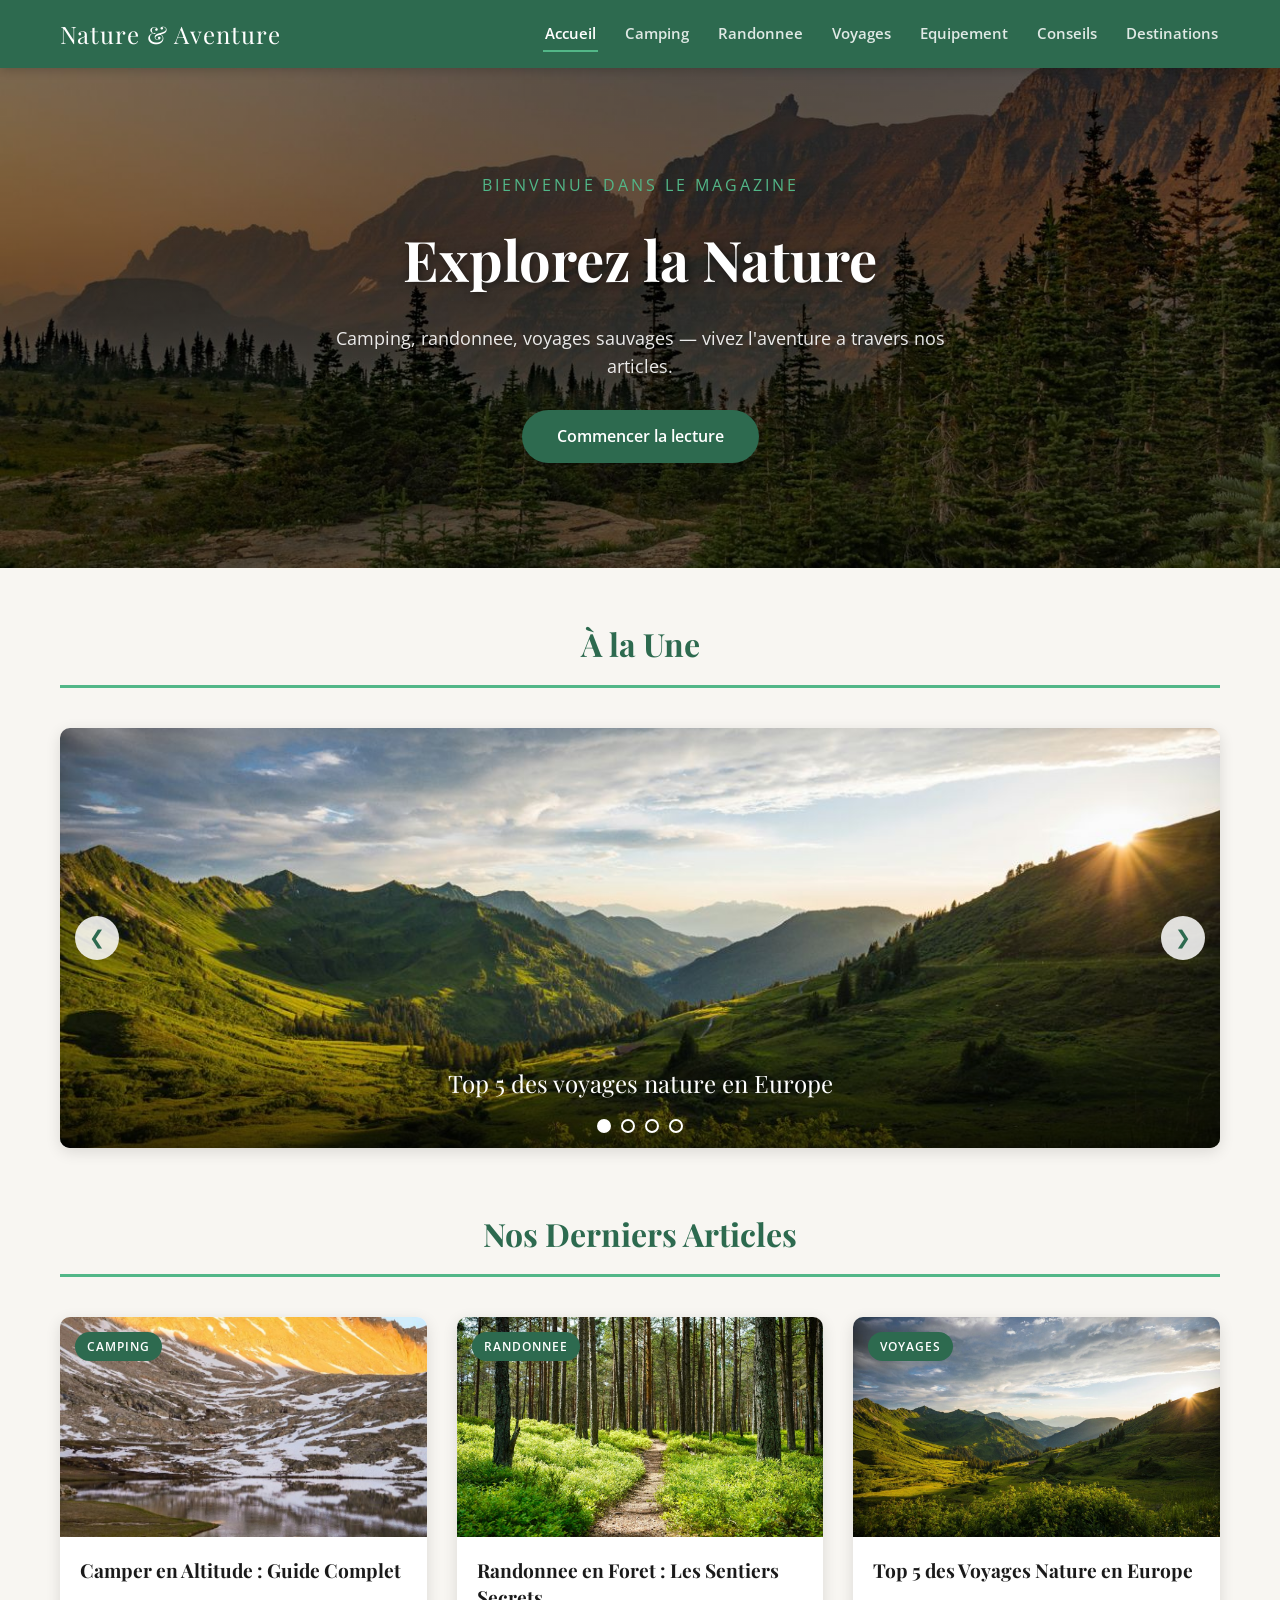
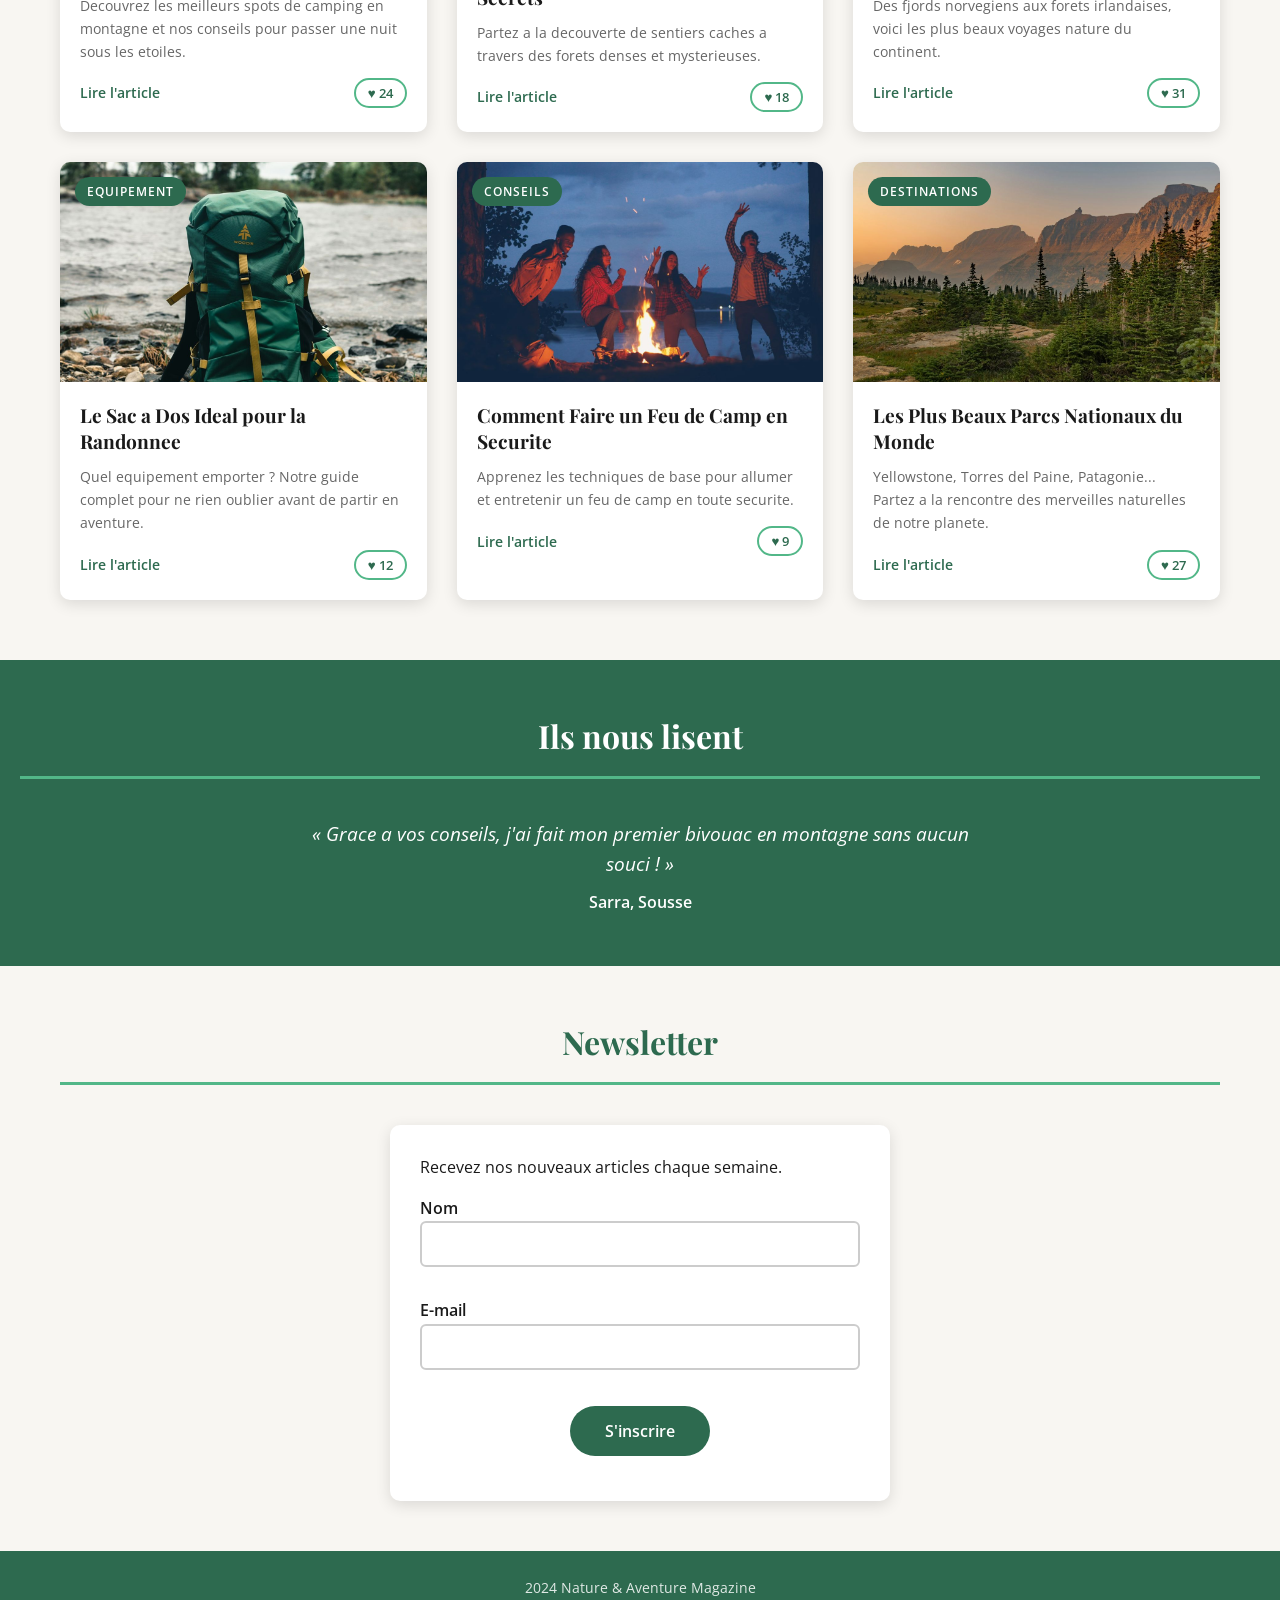
<file: index.html>
<!DOCTYPE html>
<html lang="fr">

<head>
  <meta charset="UTF-8" />
  <meta name="viewport" content="width=device-width, initial-scale=1.0" />
  <title>Nature & Aventure - Le Magazine</title>
  <meta name="description" content="Magazine en ligne sur le camping, la randonnee et les voyages nature." />
  <link rel="icon" href="data:," />
  <link rel="preload" as="image" href="images/hero-banniere.jpg" />
  <link rel="stylesheet" href="style.css" />
  <link href="https://fonts.googleapis.com/css2?family=Playfair+Display:wght@700&family=Open+Sans:wght@400;600&display=swap" rel="stylesheet" />
</head>

<body>

  <header class="entete" id="entete">
    <div class="entete-interieur">
      <div class="logo">
        <span class="logo-texte">Nature & Aventure</span>
      </div>
      <nav class="navigation" aria-label="Navigation principale">
        <a href="index.html" class="lien-actif">Accueil</a>
        <a href="pages/camping.html">Camping</a>
        <a href="pages/randonnee.html">Randonnee</a>
        <a href="pages/voyages.html">Voyages</a>
        <a href="pages/equipement.html">Equipement</a>
        <a href="pages/conseils.html">Conseils</a>
        <a href="pages/destinations.html">Destinations</a>
      </nav>
    </div>
  </header>

  <main id="contenu">

    <!-- Vue accueil : affichée par défaut -->
    <div id="vue-accueil">

      <section class="banniere">
        <div class="banniere-contenu">
          <p class="sous-titre">Bienvenue dans le magazine</p>
          <h1>Explorez la Nature</h1>
          <p class="description-banniere">
            Camping, randonnee, voyages sauvages — vivez l'aventure a travers nos articles.
          </p>
          <a href="pages/camping.html" class="bouton-principal">Commencer la lecture</a>
        </div>
      </section>

      <!-- Carrousel d'images -->
      <section class="contenu-principal" aria-labelledby="titre-carrousel">
        <h2 class="titre-section" id="titre-carrousel">À la Une</h2>

        <div class="carrousel" id="carrousel">
          <div class="carrousel-diapo actif">
            <img loading="lazy" src="images/voyage-nature.jpg" alt="Paysage naturel epoustouflant" />
            <p class="carrousel-legende">Top 5 des voyages nature en Europe</p>
          </div>
          <div class="carrousel-diapo">
            <img loading="lazy" src="images/randonnee-foret.jpg" alt="Randonneur dans une foret verdoyante" />
            <p class="carrousel-legende">Les sentiers secrets de la foret</p>
          </div>
          <div class="carrousel-diapo">
            <img loading="lazy" src="images/destinations.jpg" alt="Belle destination naturelle" />
            <p class="carrousel-legende">Les plus beaux parcs nationaux du monde</p>
          </div>
          <div class="carrousel-diapo">
            <img loading="lazy" src="images/feu-de-camp.jpg" alt="Feu de camp au bord d'un lac" />
            <p class="carrousel-legende">Un feu de camp en toute securite</p>
          </div>

          <button type="button" class="carrousel-bouton precedent" id="btn-precedent" aria-label="Image precedente">&#10094;</button>
          <button type="button" class="carrousel-bouton suivant" id="btn-suivant" aria-label="Image suivante">&#10095;</button>
          <div class="carrousel-points" id="carrousel-points"></div>
        </div>
      </section>

      <!-- Grille des articles -->
      <section class="contenu-principal" aria-labelledby="titre-articles">
        <h2 class="titre-section" id="titre-articles">Nos Derniers Articles</h2>

        <div class="grille-articles">

          <article class="carte">
            <div class="carte-image">
              <img loading="lazy" src="images/camping-montagne.jpg" alt="Tente au bord d'un lac de montagne" />
              <span class="categorie">Camping</span>
            </div>
            <div class="carte-texte">
              <h3>Camper en Altitude : Guide Complet</h3>
              <p>Decouvrez les meilleurs spots de camping en montagne et nos conseils pour passer une nuit sous les etoiles.</p>
              <div class="carte-bas">
                <a href="pages/camping.html" class="lien-article">Lire l'article</a>
                <button type="button" class="bouton-like" data-article="camping" data-likes="24" aria-pressed="false">♥ <span>24</span></button>
              </div>
            </div>
          </article>

          <article class="carte">
            <div class="carte-image">
              <img loading="lazy" src="images/randonnee-foret.jpg" alt="Randonneur dans une foret verdoyante" />
              <span class="categorie">Randonnee</span>
            </div>
            <div class="carte-texte">
              <h3>Randonnee en Foret : Les Sentiers Secrets</h3>
              <p>Partez a la decouverte de sentiers caches a travers des forets denses et mysterieuses.</p>
              <div class="carte-bas">
                <a href="pages/randonnee.html" class="lien-article">Lire l'article</a>
                <button type="button" class="bouton-like" data-article="randonnee" data-likes="18" aria-pressed="false">♥ <span>18</span></button>
              </div>
            </div>
          </article>

          <article class="carte">
            <div class="carte-image">
              <img loading="lazy" src="images/voyage-nature.jpg" alt="Paysage naturel epoustouflant" />
              <span class="categorie">Voyages</span>
            </div>
            <div class="carte-texte">
              <h3>Top 5 des Voyages Nature en Europe</h3>
              <p>Des fjords norvegiens aux forets irlandaises, voici les plus beaux voyages nature du continent.</p>
              <div class="carte-bas">
                <a href="pages/voyages.html" class="lien-article">Lire l'article</a>
                <button type="button" class="bouton-like" data-article="voyages" data-likes="31" aria-pressed="false">♥ <span>31</span></button>
              </div>
            </div>
          </article>

          <article class="carte">
            <div class="carte-image">
              <img loading="lazy" src="images/equipement.jpg" alt="Equipement de camping sur le sol" />
              <span class="categorie">Equipement</span>
            </div>
            <div class="carte-texte">
              <h3>Le Sac a Dos Ideal pour la Randonnee</h3>
              <p>Quel equipement emporter ? Notre guide complet pour ne rien oublier avant de partir en aventure.</p>
              <div class="carte-bas">
                <a href="pages/equipement.html" class="lien-article">Lire l'article</a>
                <button type="button" class="bouton-like" data-article="equipement" data-likes="12" aria-pressed="false">♥ <span>12</span></button>
              </div>
            </div>
          </article>

          <article class="carte">
            <div class="carte-image">
              <img loading="lazy" src="images/feu-de-camp.jpg" alt="Feu de camp au bord d'un lac" />
              <span class="categorie">Conseils</span>
            </div>
            <div class="carte-texte">
              <h3>Comment Faire un Feu de Camp en Securite</h3>
              <p>Apprenez les techniques de base pour allumer et entretenir un feu de camp en toute securite.</p>
              <div class="carte-bas">
                <a href="pages/conseils.html" class="lien-article">Lire l'article</a>
                <button type="button" class="bouton-like" data-article="conseils" data-likes="9" aria-pressed="false">♥ <span>9</span></button>
              </div>
            </div>
          </article>

          <article class="carte">
            <div class="carte-image">
              <img loading="lazy" src="images/destinations.jpg" alt="Belle destination naturelle" />
              <span class="categorie">Destinations</span>
            </div>
            <div class="carte-texte">
              <h3>Les Plus Beaux Parcs Nationaux du Monde</h3>
              <p>Yellowstone, Torres del Paine, Patagonie... Partez a la rencontre des merveilles naturelles de notre planete.</p>
              <div class="carte-bas">
                <a href="pages/destinations.html" class="lien-article">Lire l'article</a>
                <button type="button" class="bouton-like" data-article="destinations" data-likes="27" aria-pressed="false">♥ <span>27</span></button>
              </div>
            </div>
          </article>

        </div>
      </section>

      <!-- Témoignages automatiques -->
      <section class="temoignages" aria-labelledby="titre-temoignages">
        <h2 class="titre-section" id="titre-temoignages">Ils nous lisent</h2>
        <div class="temoignages-liste" id="temoignages">
          <figure class="temoignage actif">
            <blockquote><p>« Grace a vos conseils, j'ai fait mon premier bivouac en montagne sans aucun souci ! »</p></blockquote>
            <figcaption>Sarra, Sousse</figcaption>
          </figure>
          <figure class="temoignage">
            <blockquote><p>« Des articles clairs et de superbes photos. Mon magazine prefere pour preparer mes randonnees. »</p></blockquote>
            <figcaption>Youssef, Tunis</figcaption>
          </figure>
          <figure class="temoignage">
            <blockquote><p>« La liste d'equipement m'a evite d'oublier l'essentiel. Merci Nature &amp; Aventure ! »</p></blockquote>
            <figcaption>Amira, Monastir</figcaption>
          </figure>
        </div>
      </section>

      <!-- Formulaire newsletter -->
      <section class="contenu-principal" aria-labelledby="titre-newsletter">
        <h2 class="titre-section" id="titre-newsletter">Newsletter</h2>
        <form class="formulaire" id="formulaire" novalidate>
          <p>Recevez nos nouveaux articles chaque semaine.</p>

          <label for="nom">Nom</label>
          <input type="text" id="nom" name="nom" autocomplete="name" />
          <p class="erreur" id="erreur-nom" aria-live="polite"></p>

          <label for="email">E-mail</label>
          <input type="email" id="email" name="email" autocomplete="email" />
          <p class="erreur" id="erreur-email" aria-live="polite"></p>

          <button type="submit" class="bouton-principal">S'inscrire</button>
          <p class="confirmation" id="confirmation" aria-live="polite"></p>
        </form>
      </section>

    </div>

    <!-- Vue article : remplie par JavaScript avec fetch -->
    <div id="vue-article" hidden></div>

  </main>

  <footer class="pied-de-page">
    <p>2024 Nature & Aventure Magazine</p>
  </footer>

  <script src="script.js"></script>
</body>
</html>
</file>
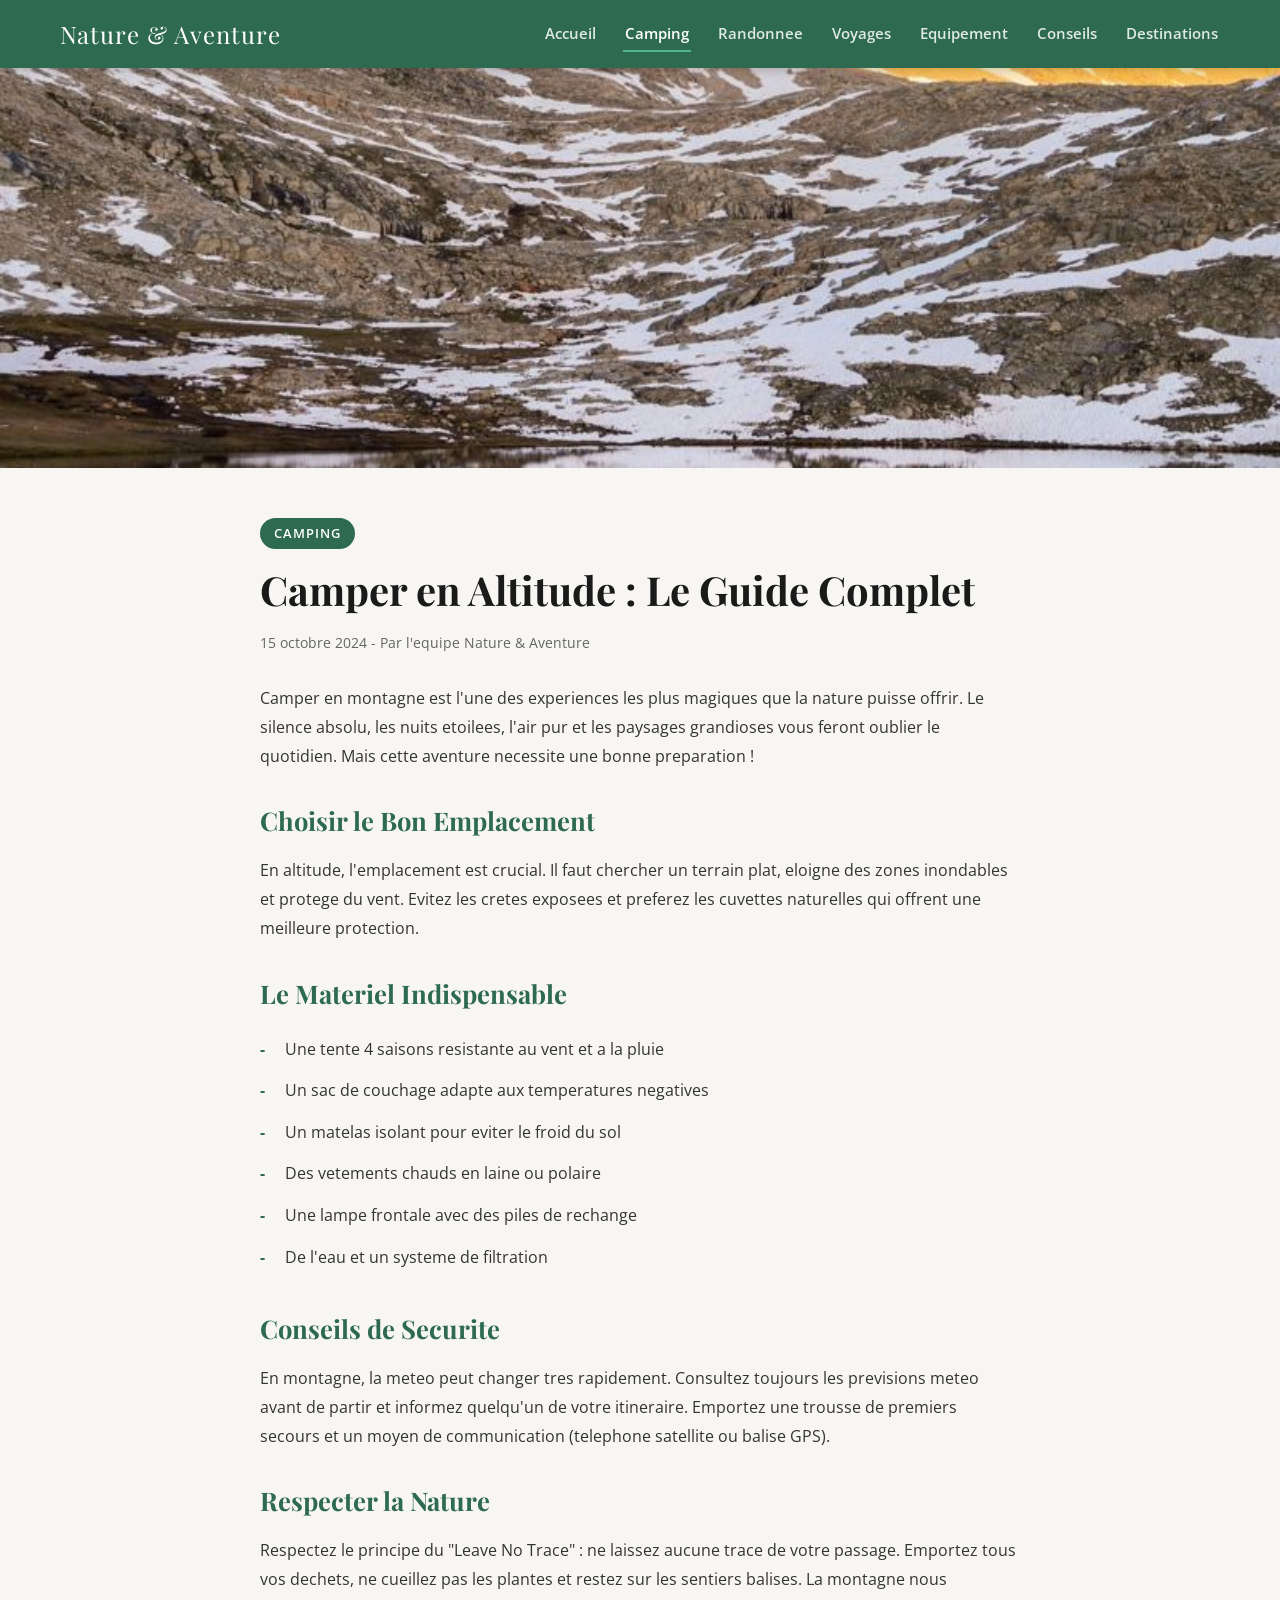
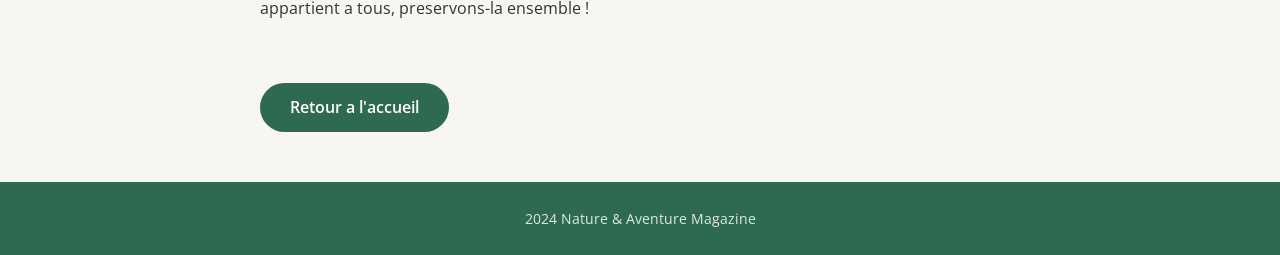
<file: pages/camping.html>
<!DOCTYPE html>
<html lang="fr">

<head>
  <meta charset="UTF-8" />
  <meta name="viewport" content="width=device-width, initial-scale=1.0" />
  <title>Camping en Montagne - Nature &amp; Aventure</title>
  <meta name="description" content="Guide complet pour camper en altitude : choix du spot, materiel et conseils de securite." />
  <link rel="stylesheet" href="../style.css" />
  <link href="https://fonts.googleapis.com/css2?family=Playfair+Display:wght@700&family=Open+Sans:wght@400;600&display=swap" rel="stylesheet" />
</head>

<body>

  <header class="entete">
    <div class="entete-interieur">
      <div class="logo">
        <span class="logo-texte">Nature &amp; Aventure</span>
      </div>
      <nav class="navigation">
        <a href="../index.html">Accueil</a>
        <a href="camping.html" class="lien-actif">Camping</a>
        <a href="randonnee.html">Randonnee</a>
        <a href="voyages.html">Voyages</a>
        <a href="equipement.html">Equipement</a>
        <a href="conseils.html">Conseils</a>
        <a href="destinations.html">Destinations</a>
      </nav>
    </div>
  </header>

  <img
    class="image-article-entete"
    src="../images/camping-montagne.jpg"
    alt="Tente au bord d'un lac de montagne"
  />

  <div class="contenu-article">

    <div class="article-entete">
      <span class="categorie-article">Camping</span>
      <h1>Camper en Altitude : Le Guide Complet</h1>
      <p class="meta">15 octobre 2024 - Par l'equipe Nature &amp; Aventure</p>
    </div>

    <div class="corps-article">

      <p>
        Camper en montagne est l'une des experiences les plus magiques que la nature puisse offrir.
        Le silence absolu, les nuits etoilees, l'air pur et les paysages grandioses vous feront
        oublier le quotidien. Mais cette aventure necessite une bonne preparation !
      </p>

      <h2>Choisir le Bon Emplacement</h2>
      <p>
        En altitude, l'emplacement est crucial. Il faut chercher un terrain plat, eloigne des
        zones inondables et protege du vent. Evitez les cretes exposees et preferez les cuvettes
        naturelles qui offrent une meilleure protection.
      </p>

      <h2>Le Materiel Indispensable</h2>
      <ul>
        <li>Une tente 4 saisons resistante au vent et a la pluie</li>
        <li>Un sac de couchage adapte aux temperatures negatives</li>
        <li>Un matelas isolant pour eviter le froid du sol</li>
        <li>Des vetements chauds en laine ou polaire</li>
        <li>Une lampe frontale avec des piles de rechange</li>
        <li>De l'eau et un systeme de filtration</li>
      </ul>

      <h2>Conseils de Securite</h2>
      <p>
        En montagne, la meteo peut changer tres rapidement. Consultez toujours les previsions
        meteo avant de partir et informez quelqu'un de votre itineraire. Emportez une trousse
        de premiers secours et un moyen de communication (telephone satellite ou balise GPS).
      </p>

      <h2>Respecter la Nature</h2>
      <p>
        Respectez le principe du "Leave No Trace" : ne laissez aucune trace de votre passage.
        Emportez tous vos dechets, ne cueillez pas les plantes et restez sur les sentiers balises.
        La montagne nous appartient a tous, preservons-la ensemble !
      </p>

    </div>

    <a href="../index.html" class="bouton-retour">Retour a l'accueil</a>

  </div>

  <footer class="pied-de-page">
    <p>2024 Nature &amp; Aventure Magazine</p>
  </footer>

</body>
</html>
</file>
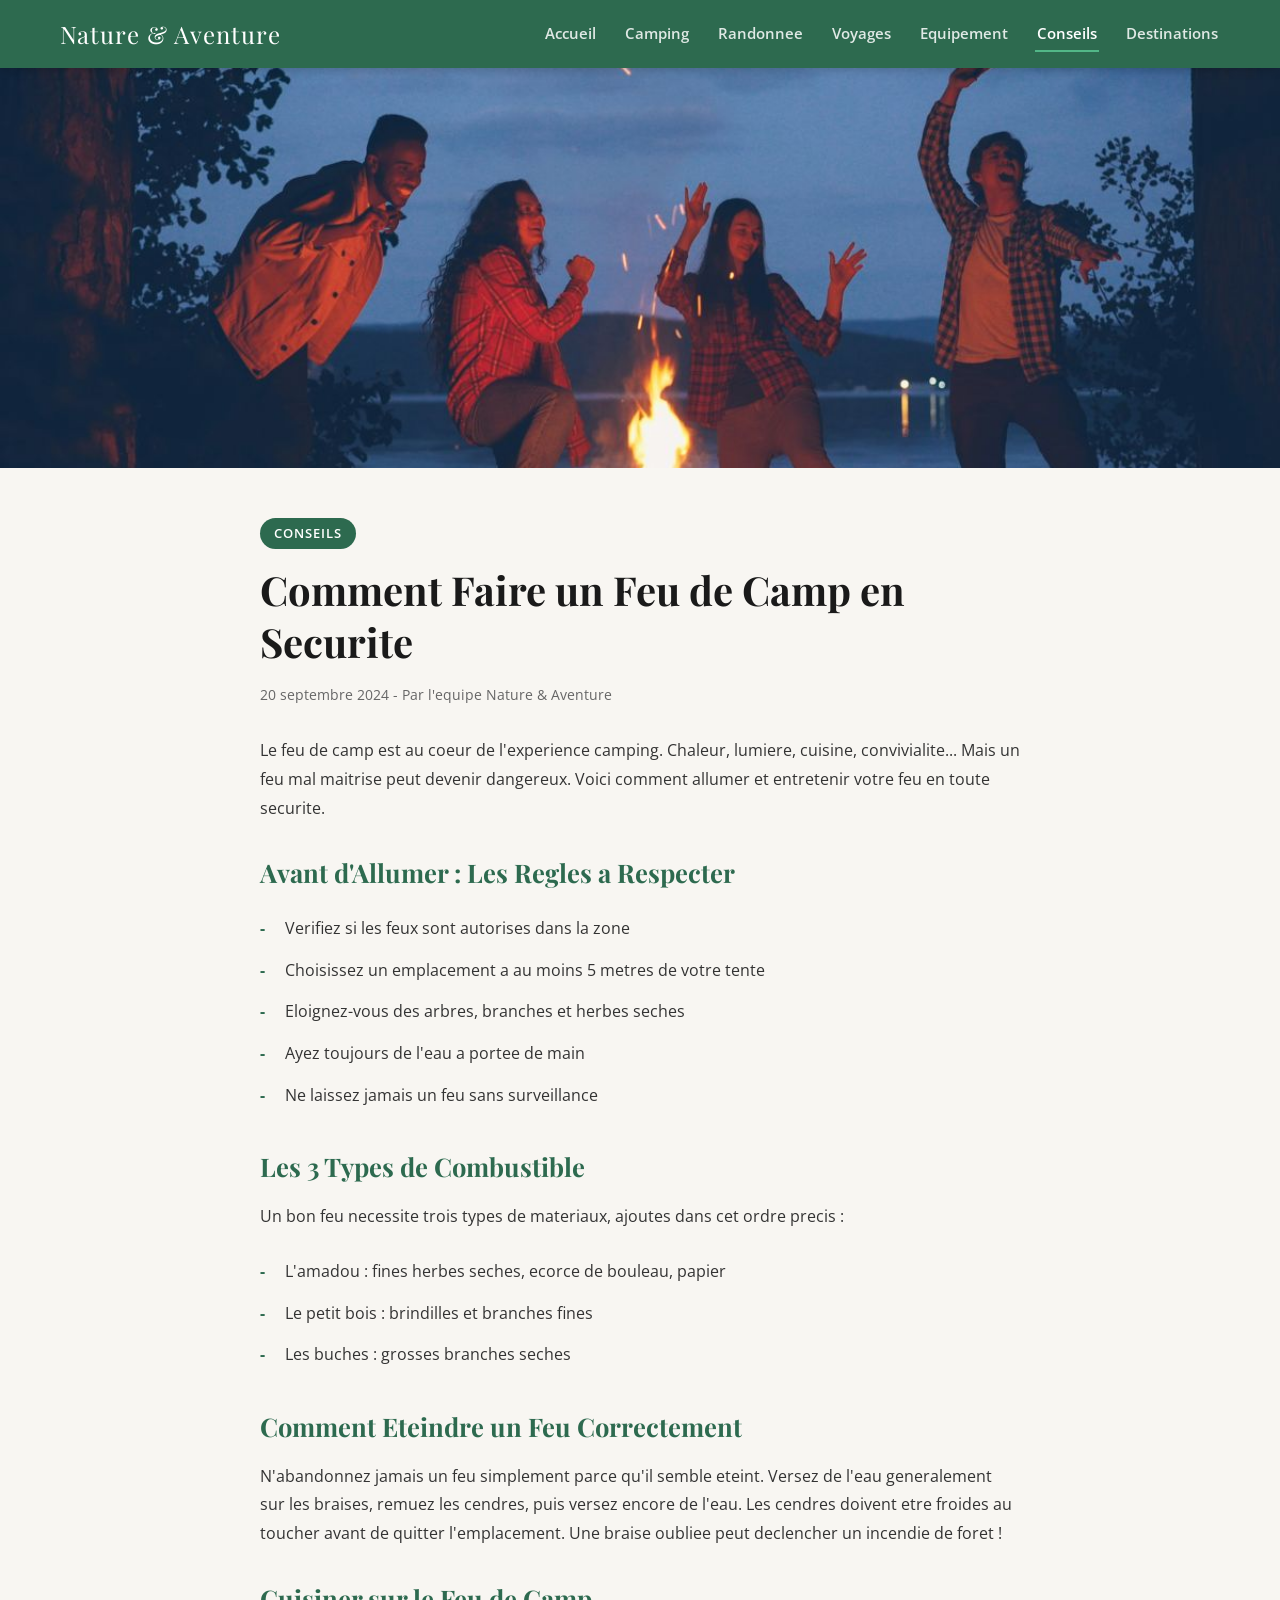
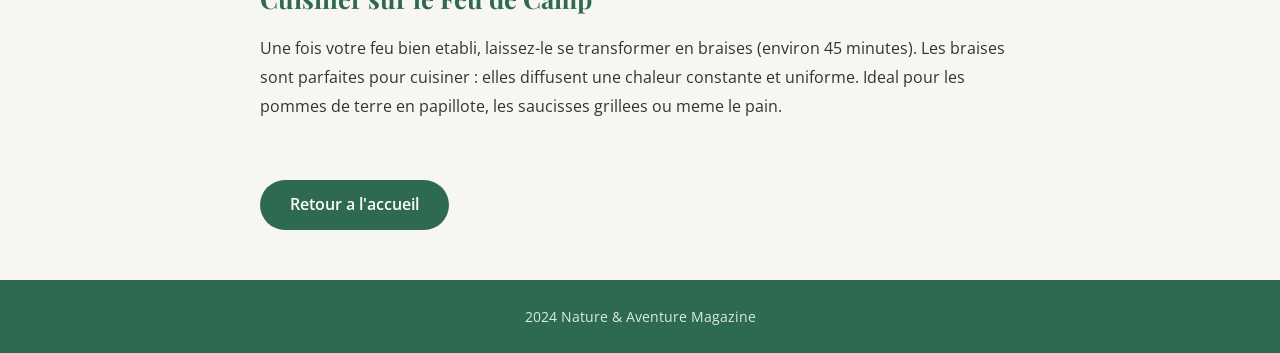
<file: pages/conseils.html>
<!DOCTYPE html>
<html lang="fr">

<head>
  <meta charset="UTF-8" />
  <meta name="viewport" content="width=device-width, initial-scale=1.0" />
  <title>Conseils Camping - Nature &amp; Aventure</title>
  <meta name="description" content="Apprenez a faire un feu de camp en securite et decouvrez nos conseils de survie en plein air." />
  <link rel="stylesheet" href="../style.css" />
  <link href="https://fonts.googleapis.com/css2?family=Playfair+Display:wght@700&family=Open+Sans:wght@400;600&display=swap" rel="stylesheet" />
</head>

<body>

  <header class="entete">
    <div class="entete-interieur">
      <div class="logo">
        <span class="logo-texte">Nature &amp; Aventure</span>
      </div>
      <nav class="navigation">
        <a href="../index.html">Accueil</a>
        <a href="camping.html">Camping</a>
        <a href="randonnee.html">Randonnee</a>
        <a href="voyages.html">Voyages</a>
        <a href="equipement.html">Equipement</a>
        <a href="conseils.html" class="lien-actif">Conseils</a>
        <a href="destinations.html">Destinations</a>
      </nav>
    </div>
  </header>

  <img
    class="image-article-entete"
    src="../images/feu-de-camp.jpg"
    alt="Feu de camp au bord d'un lac la nuit"
  />

  <div class="contenu-article">

    <div class="article-entete">
      <span class="categorie-article">Conseils</span>
      <h1>Comment Faire un Feu de Camp en Securite</h1>
      <p class="meta">20 septembre 2024 - Par l'equipe Nature &amp; Aventure</p>
    </div>

    <div class="corps-article">

      <p>
        Le feu de camp est au coeur de l'experience camping. Chaleur, lumiere, cuisine,
        convivialite... Mais un feu mal maitrise peut devenir dangereux. Voici comment
        allumer et entretenir votre feu en toute securite.
      </p>

      <h2>Avant d'Allumer : Les Regles a Respecter</h2>
      <ul>
        <li>Verifiez si les feux sont autorises dans la zone</li>
        <li>Choisissez un emplacement a au moins 5 metres de votre tente</li>
        <li>Eloignez-vous des arbres, branches et herbes seches</li>
        <li>Ayez toujours de l'eau a portee de main</li>
        <li>Ne laissez jamais un feu sans surveillance</li>
      </ul>

      <h2>Les 3 Types de Combustible</h2>
      <p>
        Un bon feu necessite trois types de materiaux, ajoutes dans cet ordre precis :
      </p>
      <ul>
        <li>L'amadou : fines herbes seches, ecorce de bouleau, papier</li>
        <li>Le petit bois : brindilles et branches fines</li>
        <li>Les buches : grosses branches seches</li>
      </ul>

      <h2>Comment Eteindre un Feu Correctement</h2>
      <p>
        N'abandonnez jamais un feu simplement parce qu'il semble eteint. Versez de l'eau
        generalement sur les braises, remuez les cendres, puis versez encore de l'eau.
        Les cendres doivent etre froides au toucher avant de quitter l'emplacement.
        Une braise oubliee peut declencher un incendie de foret !
      </p>

      <h2>Cuisiner sur le Feu de Camp</h2>
      <p>
        Une fois votre feu bien etabli, laissez-le se transformer en braises (environ 45 minutes).
        Les braises sont parfaites pour cuisiner : elles diffusent une chaleur constante et uniforme.
        Ideal pour les pommes de terre en papillote, les saucisses grillees ou meme le pain.
      </p>

    </div>

    <a href="../index.html" class="bouton-retour">Retour a l'accueil</a>

  </div>

  <footer class="pied-de-page">
    <p>2024 Nature &amp; Aventure Magazine</p>
  </footer>

</body>
</html>
</file>
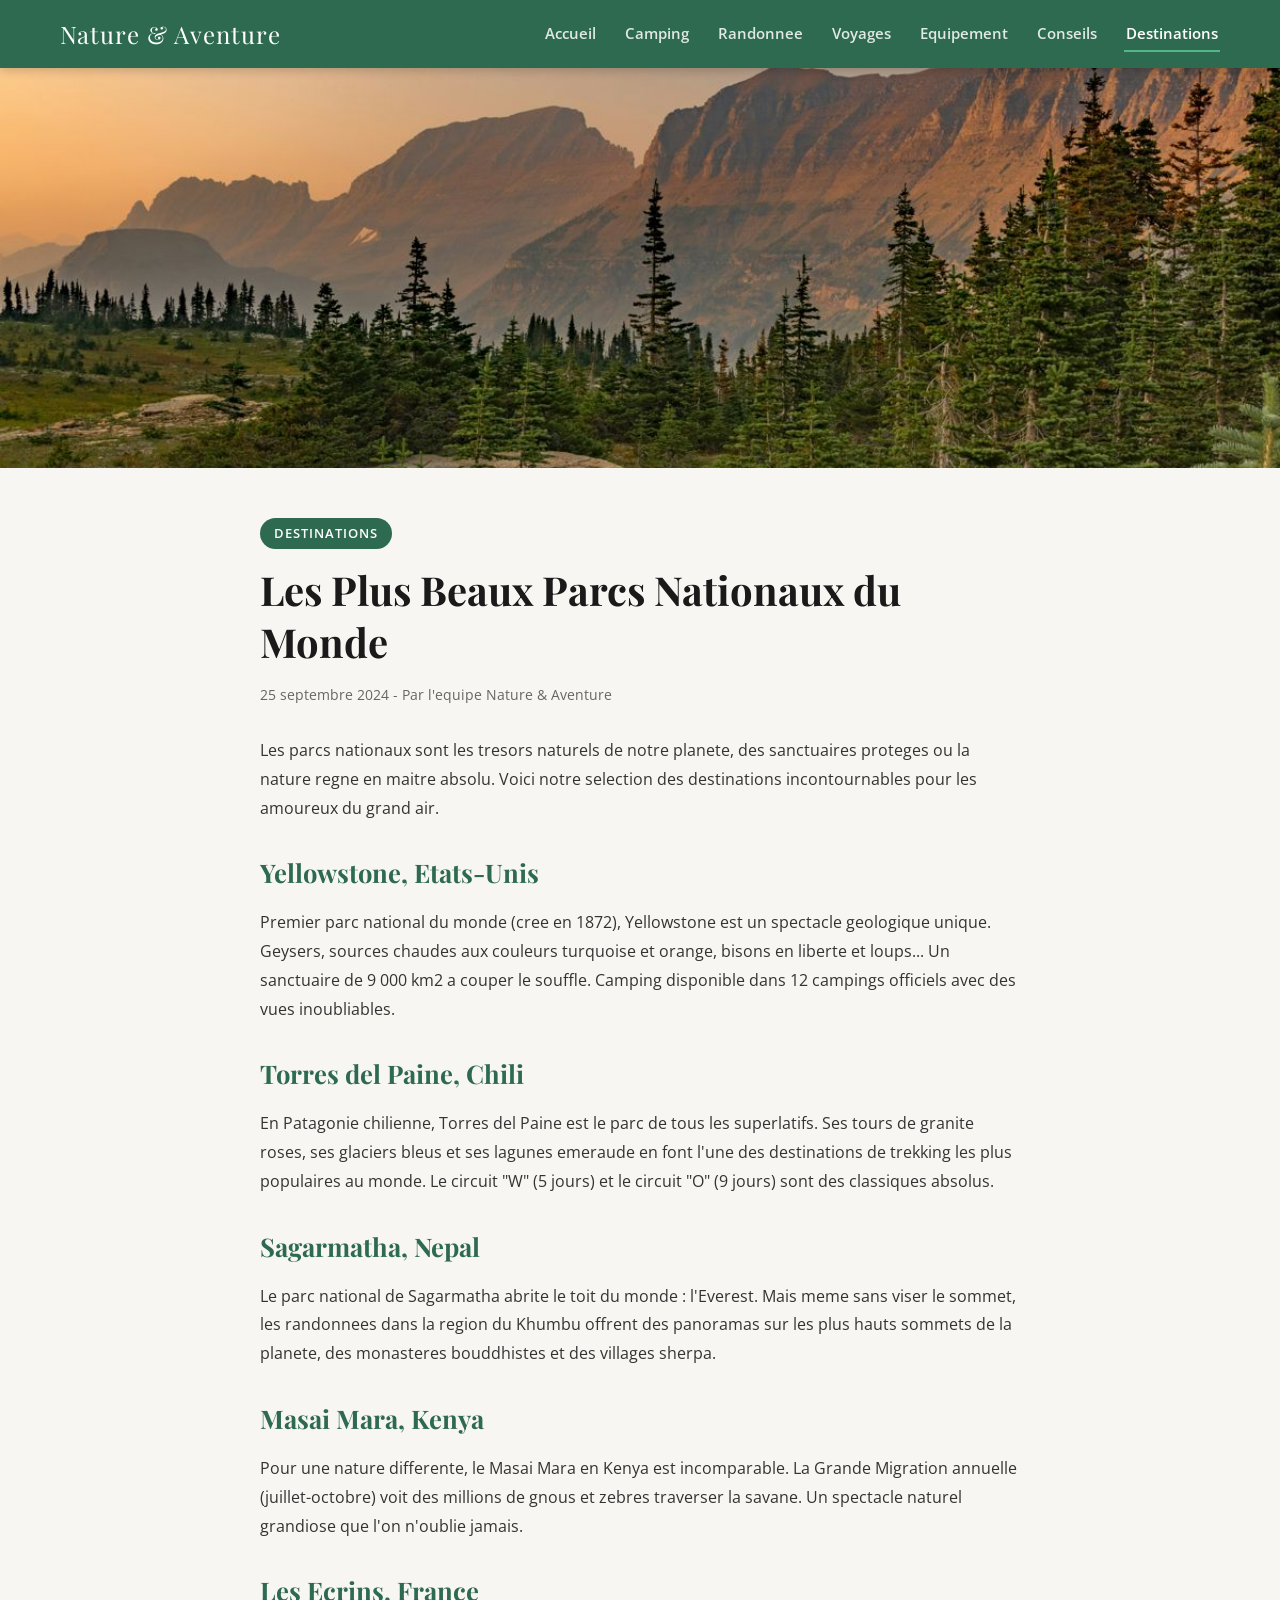
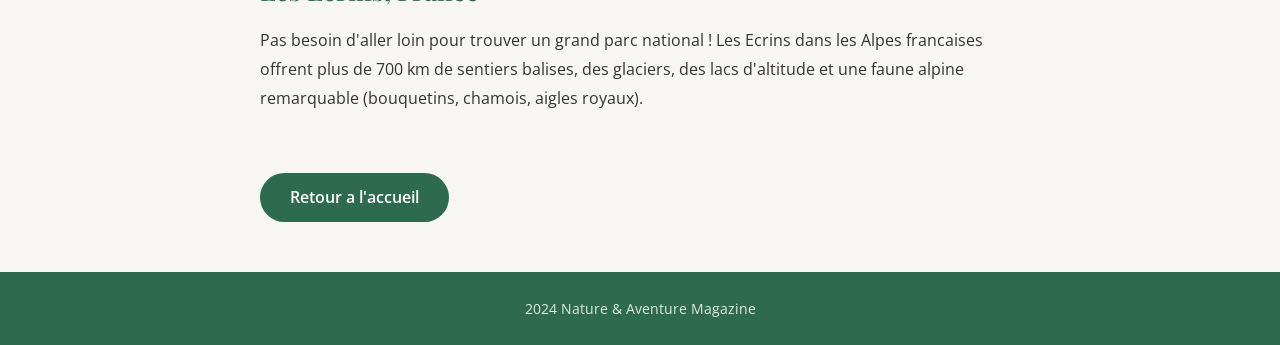
<file: pages/destinations.html>
<!DOCTYPE html>
<html lang="fr">

<head>
  <meta charset="UTF-8" />
  <meta name="viewport" content="width=device-width, initial-scale=1.0" />
  <title>Destinations Nature - Nature &amp; Aventure</title>
  <meta name="description" content="Les plus beaux parcs nationaux du monde : Yellowstone, Torres del Paine, Patagonie et plus encore." />
  <link rel="stylesheet" href="../style.css" />
  <link href="https://fonts.googleapis.com/css2?family=Playfair+Display:wght@700&family=Open+Sans:wght@400;600&display=swap" rel="stylesheet" />
</head>

<body>

  <header class="entete">
    <div class="entete-interieur">
      <div class="logo">
        <span class="logo-texte">Nature &amp; Aventure</span>
      </div>
      <nav class="navigation">
        <a href="../index.html">Accueil</a>
        <a href="camping.html">Camping</a>
        <a href="randonnee.html">Randonnee</a>
        <a href="voyages.html">Voyages</a>
        <a href="equipement.html">Equipement</a>
        <a href="conseils.html">Conseils</a>
        <a href="destinations.html" class="lien-actif">Destinations</a>
      </nav>
    </div>
  </header>

  <img
    class="image-article-entete"
    src="../images/destinations.jpg"
    alt="Parc national avec montagnes et lac"
  />

  <div class="contenu-article">

    <div class="article-entete">
      <span class="categorie-article">Destinations</span>
      <h1>Les Plus Beaux Parcs Nationaux du Monde</h1>
      <p class="meta">25 septembre 2024 - Par l'equipe Nature &amp; Aventure</p>
    </div>

    <div class="corps-article">

      <p>
        Les parcs nationaux sont les tresors naturels de notre planete, des sanctuaires
        proteges ou la nature regne en maitre absolu. Voici notre selection des destinations
        incontournables pour les amoureux du grand air.
      </p>

      <h2>Yellowstone, Etats-Unis</h2>
      <p>
        Premier parc national du monde (cree en 1872), Yellowstone est un spectacle geologique
        unique. Geysers, sources chaudes aux couleurs turquoise et orange, bisons en liberte
        et loups... Un sanctuaire de 9 000 km2 a couper le souffle. Camping disponible dans
        12 campings officiels avec des vues inoubliables.
      </p>

      <h2>Torres del Paine, Chili</h2>
      <p>
        En Patagonie chilienne, Torres del Paine est le parc de tous les superlatifs. Ses tours
        de granite roses, ses glaciers bleus et ses lagunes emeraude en font l'une des
        destinations de trekking les plus populaires au monde. Le circuit "W" (5 jours) et le
        circuit "O" (9 jours) sont des classiques absolus.
      </p>

      <h2>Sagarmatha, Nepal</h2>
      <p>
        Le parc national de Sagarmatha abrite le toit du monde : l'Everest. Mais meme sans
        viser le sommet, les randonnees dans la region du Khumbu offrent des panoramas sur
        les plus hauts sommets de la planete, des monasteres bouddhistes et des villages sherpa.
      </p>

      <h2>Masai Mara, Kenya</h2>
      <p>
        Pour une nature differente, le Masai Mara en Kenya est incomparable. La Grande Migration
        annuelle (juillet-octobre) voit des millions de gnous et zebres traverser la savane.
        Un spectacle naturel grandiose que l'on n'oublie jamais.
      </p>

      <h2>Les Ecrins, France</h2>
      <p>
        Pas besoin d'aller loin pour trouver un grand parc national ! Les Ecrins dans les
        Alpes francaises offrent plus de 700 km de sentiers balises, des glaciers, des lacs
        d'altitude et une faune alpine remarquable (bouquetins, chamois, aigles royaux).
      </p>

    </div>

    <a href="../index.html" class="bouton-retour">Retour a l'accueil</a>

  </div>

  <footer class="pied-de-page">
    <p>2024 Nature &amp; Aventure Magazine</p>
  </footer>

</body>
</html>
</file>
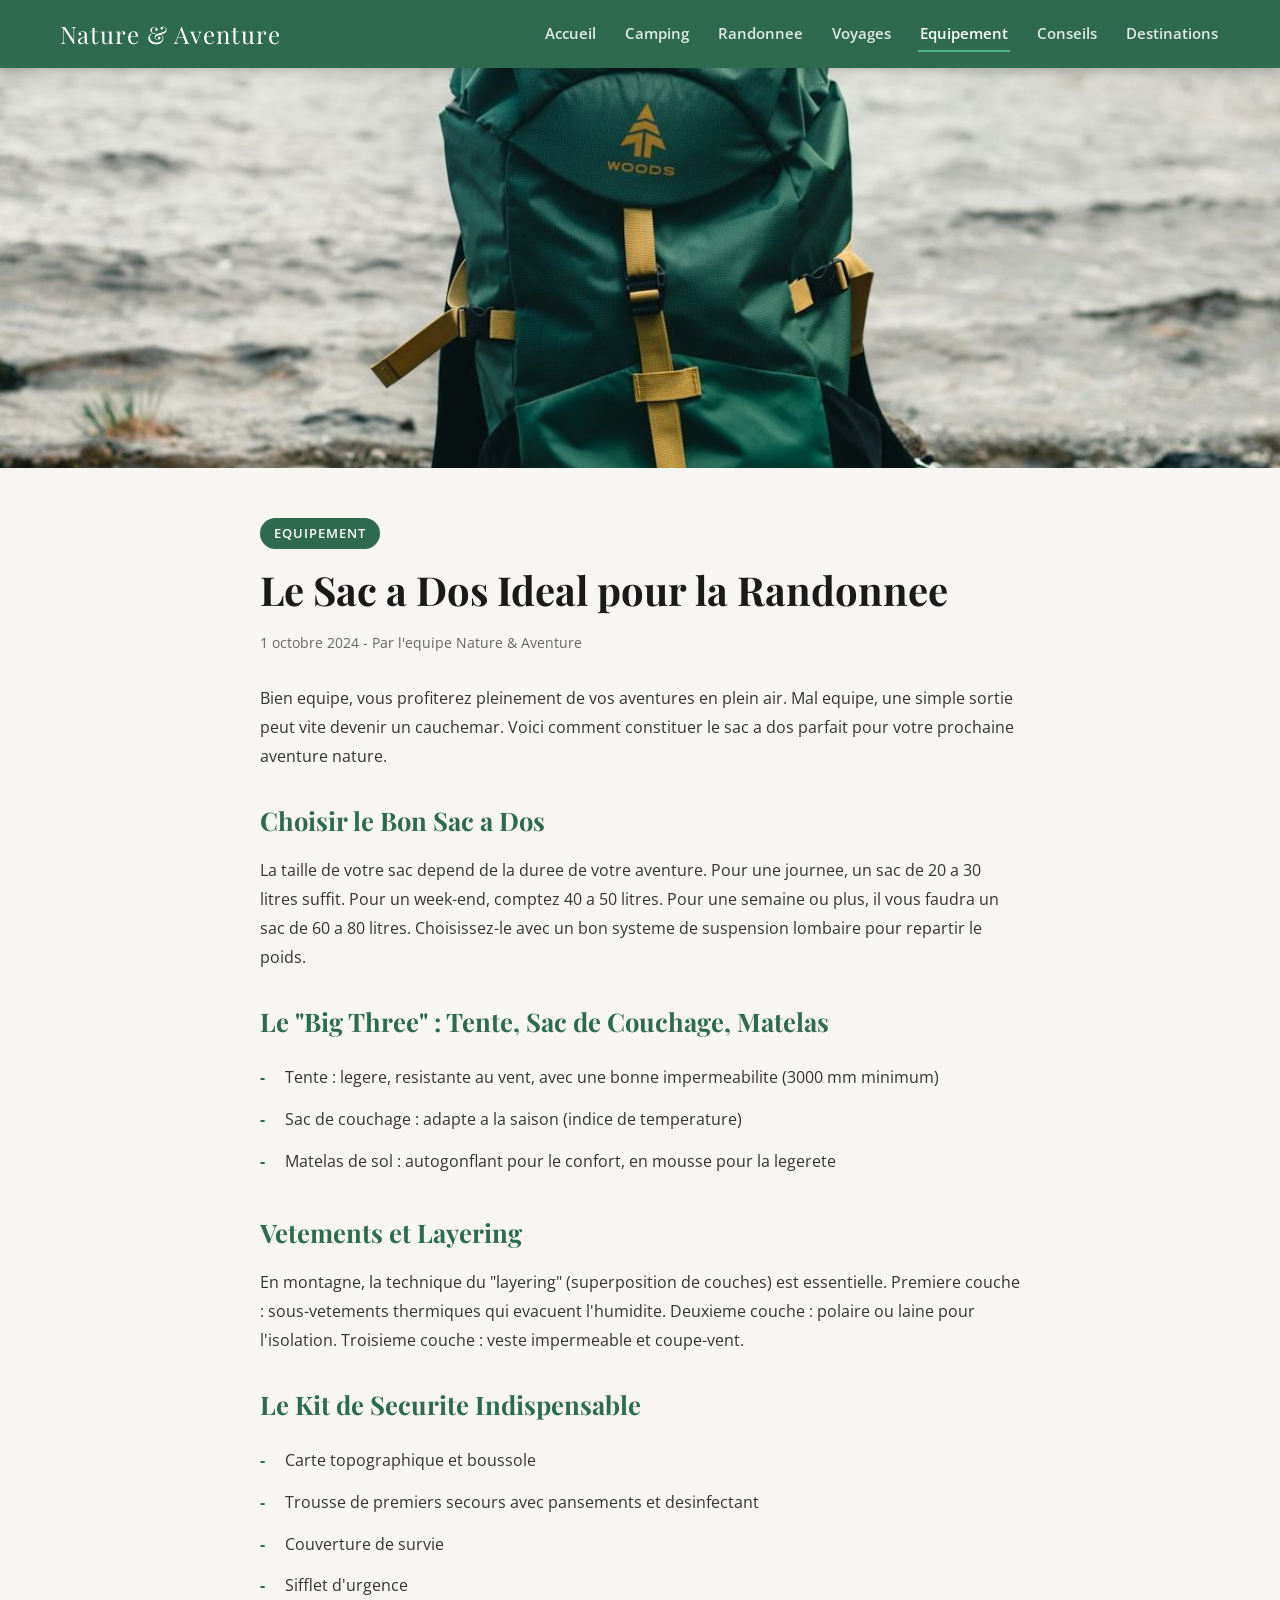
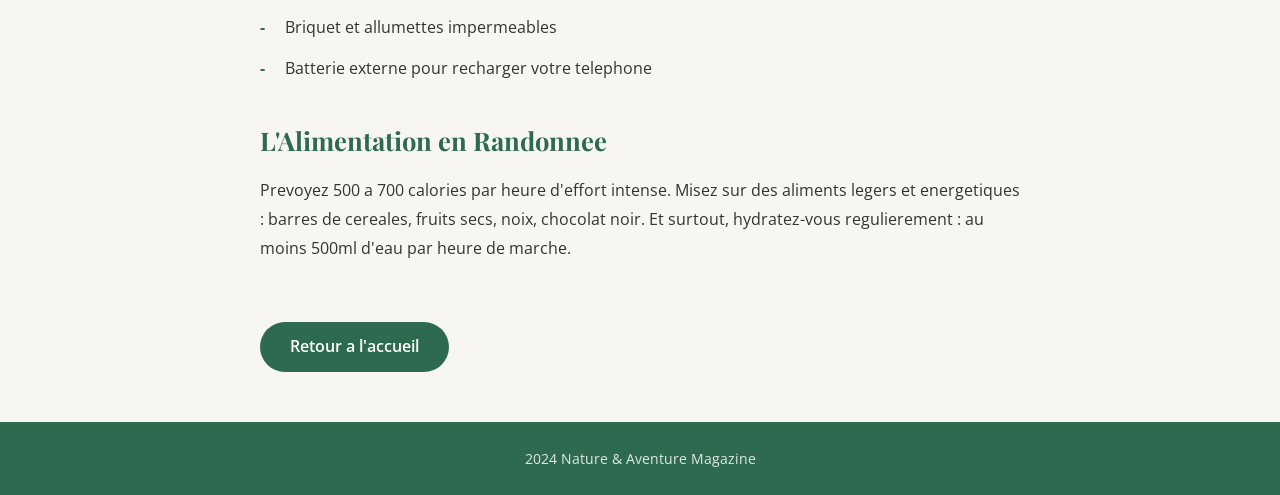
<file: pages/equipement.html>
<!DOCTYPE html>
<html lang="fr">

<head>
  <meta charset="UTF-8" />
  <meta name="viewport" content="width=device-width, initial-scale=1.0" />
  <title>Equipement de Camping - Nature &amp; Aventure</title>
  <meta name="description" content="Quel equipement choisir pour le camping et la randonnee ? Notre guide complet du parfait aventurier." />
  <link rel="stylesheet" href="../style.css" />
  <link href="https://fonts.googleapis.com/css2?family=Playfair+Display:wght@700&family=Open+Sans:wght@400;600&display=swap" rel="stylesheet" />
</head>

<body>

  <header class="entete">
    <div class="entete-interieur">
      <div class="logo">
        <span class="logo-texte">Nature &amp; Aventure</span>
      </div>
      <nav class="navigation">
        <a href="../index.html">Accueil</a>
        <a href="camping.html">Camping</a>
        <a href="randonnee.html">Randonnee</a>
        <a href="voyages.html">Voyages</a>
        <a href="equipement.html" class="lien-actif">Equipement</a>
        <a href="conseils.html">Conseils</a>
        <a href="destinations.html">Destinations</a>
      </nav>
    </div>
  </header>

  <img
    class="image-article-entete"
    src="../images/equipement.jpg"
    alt="Equipement de camping et randonnee"
  />

  <div class="contenu-article">

    <div class="article-entete">
      <span class="categorie-article">Equipement</span>
      <h1>Le Sac a Dos Ideal pour la Randonnee</h1>
      <p class="meta">1 octobre 2024 - Par l'equipe Nature &amp; Aventure</p>
    </div>

    <div class="corps-article">

      <p>
        Bien equipe, vous profiterez pleinement de vos aventures en plein air. Mal equipe,
        une simple sortie peut vite devenir un cauchemar. Voici comment constituer le sac
        a dos parfait pour votre prochaine aventure nature.
      </p>

      <h2>Choisir le Bon Sac a Dos</h2>
      <p>
        La taille de votre sac depend de la duree de votre aventure. Pour une journee,
        un sac de 20 a 30 litres suffit. Pour un week-end, comptez 40 a 50 litres. Pour une
        semaine ou plus, il vous faudra un sac de 60 a 80 litres. Choisissez-le avec un
        bon systeme de suspension lombaire pour repartir le poids.
      </p>

      <h2>Le "Big Three" : Tente, Sac de Couchage, Matelas</h2>
      <ul>
        <li>Tente : legere, resistante au vent, avec une bonne impermeabilite (3000 mm minimum)</li>
        <li>Sac de couchage : adapte a la saison (indice de temperature)</li>
        <li>Matelas de sol : autogonflant pour le confort, en mousse pour la legerete</li>
      </ul>

      <h2>Vetements et Layering</h2>
      <p>
        En montagne, la technique du "layering" (superposition de couches) est essentielle.
        Premiere couche : sous-vetements thermiques qui evacuent l'humidite. Deuxieme couche :
        polaire ou laine pour l'isolation. Troisieme couche : veste impermeable et coupe-vent.
      </p>

      <h2>Le Kit de Securite Indispensable</h2>
      <ul>
        <li>Carte topographique et boussole</li>
        <li>Trousse de premiers secours avec pansements et desinfectant</li>
        <li>Couverture de survie</li>
        <li>Sifflet d'urgence</li>
        <li>Briquet et allumettes impermeables</li>
        <li>Batterie externe pour recharger votre telephone</li>
      </ul>

      <h2>L'Alimentation en Randonnee</h2>
      <p>
        Prevoyez 500 a 700 calories par heure d'effort intense. Misez sur des aliments
        legers et energetiques : barres de cereales, fruits secs, noix, chocolat noir.
        Et surtout, hydratez-vous regulierement : au moins 500ml d'eau par heure de marche.
      </p>

    </div>

    <a href="../index.html" class="bouton-retour">Retour a l'accueil</a>

  </div>

  <footer class="pied-de-page">
    <p>2024 Nature &amp; Aventure Magazine</p>
  </footer>

</body>
</html>
</file>
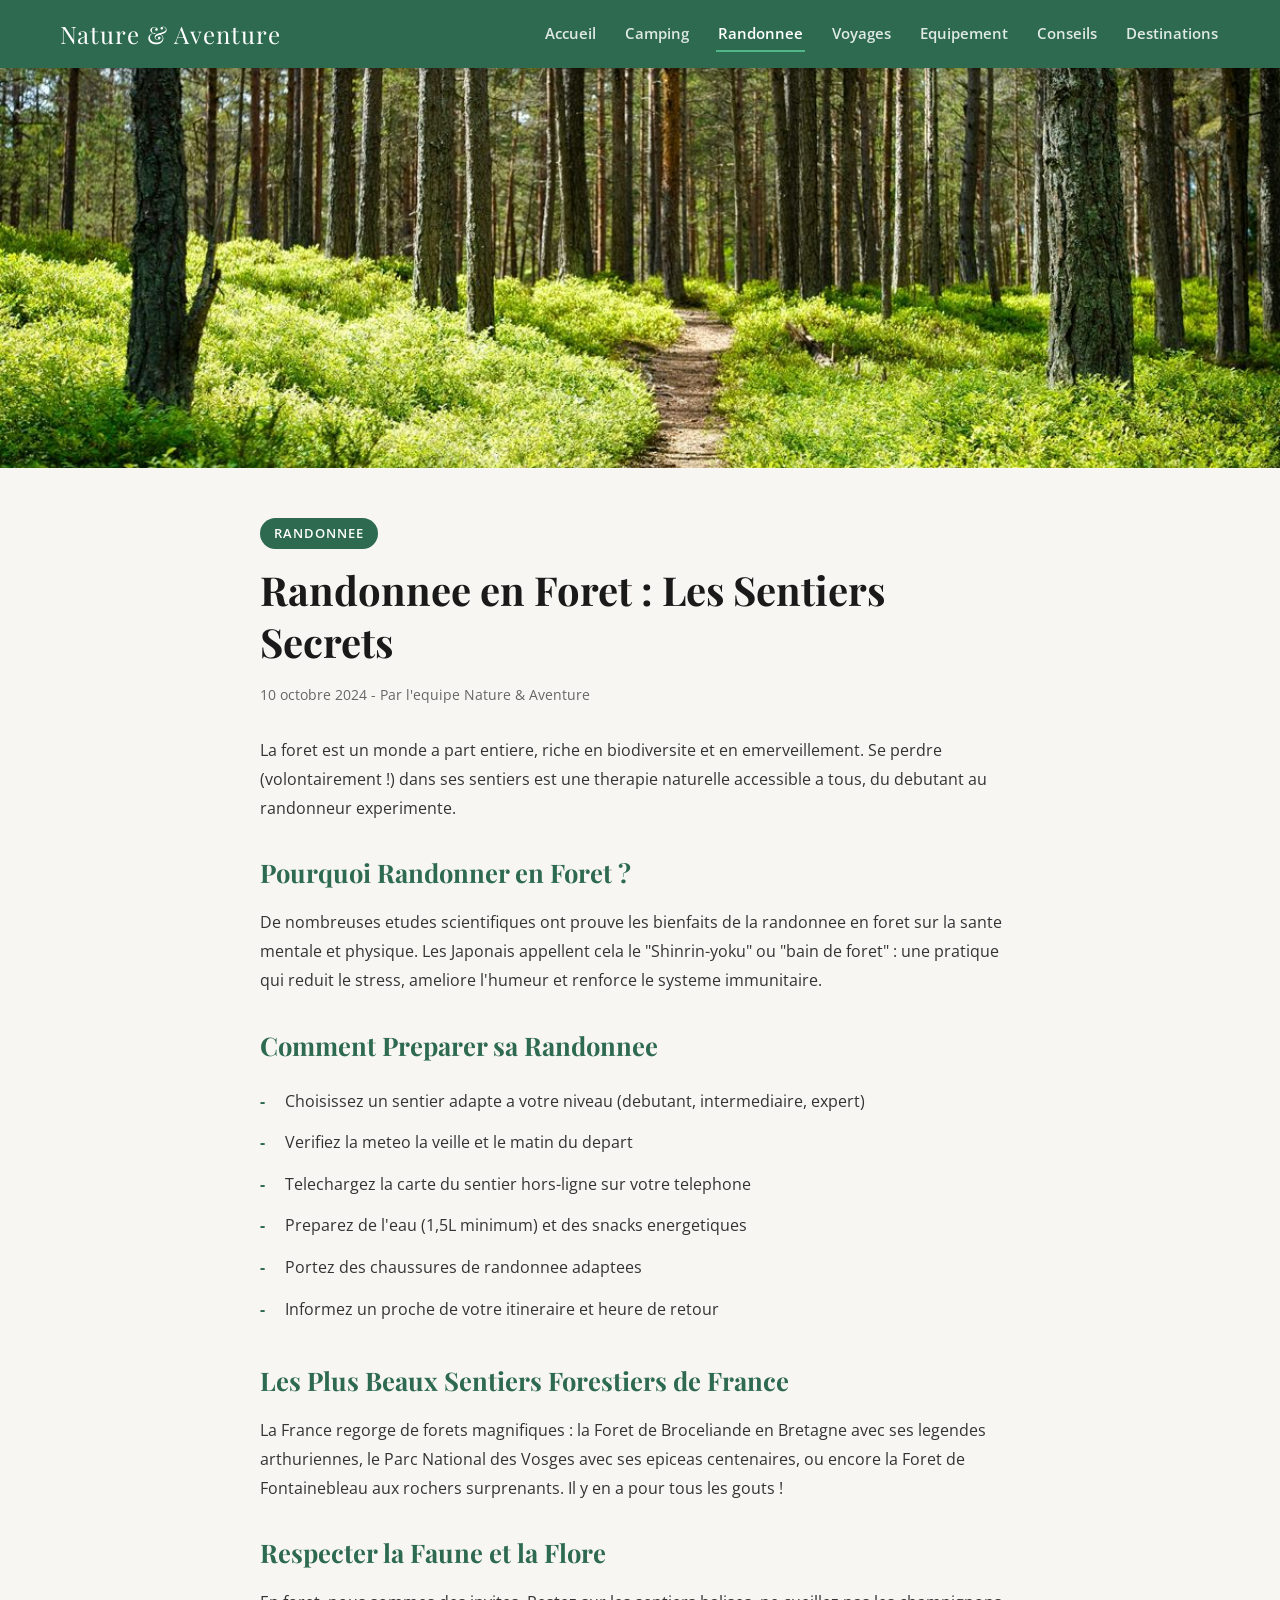
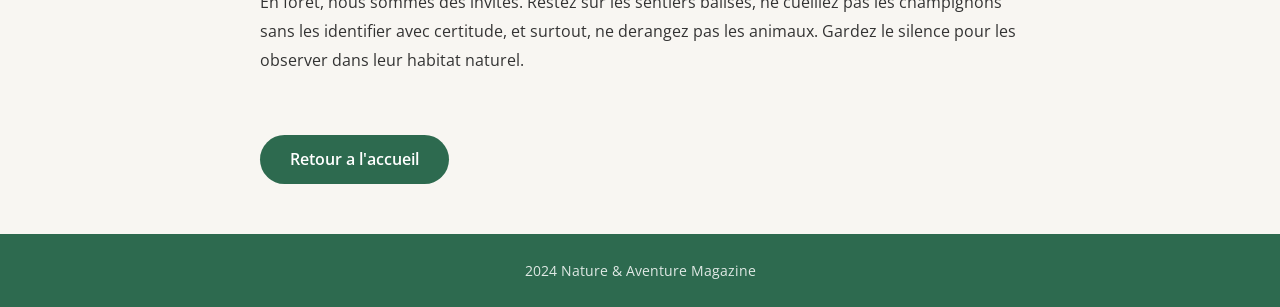
<file: pages/randonnee.html>
<!DOCTYPE html>
<html lang="fr">

<head>
  <meta charset="UTF-8" />
  <meta name="viewport" content="width=device-width, initial-scale=1.0" />
  <title>Randonnee en Foret - Nature &amp; Aventure</title>
  <meta name="description" content="Decouvrez les plus beaux sentiers de randonnee en foret et nos conseils pour une sortie reussie." />
  <link rel="stylesheet" href="../style.css" />
  <link href="https://fonts.googleapis.com/css2?family=Playfair+Display:wght@700&family=Open+Sans:wght@400;600&display=swap" rel="stylesheet" />
</head>

<body>

  <header class="entete">
    <div class="entete-interieur">
      <div class="logo">
        <span class="logo-texte">Nature &amp; Aventure</span>
      </div>
      <nav class="navigation">
        <a href="../index.html">Accueil</a>
        <a href="camping.html">Camping</a>
        <a href="randonnee.html" class="lien-actif">Randonnee</a>
        <a href="voyages.html">Voyages</a>
        <a href="equipement.html">Equipement</a>
        <a href="conseils.html">Conseils</a>
        <a href="destinations.html">Destinations</a>
      </nav>
    </div>
  </header>

  <img
    class="image-article-entete"
    src="../images/randonnee-foret.jpg"
    alt="Randonneur sur un sentier de foret"
  />

  <div class="contenu-article">

    <div class="article-entete">
      <span class="categorie-article">Randonnee</span>
      <h1>Randonnee en Foret : Les Sentiers Secrets</h1>
      <p class="meta">10 octobre 2024 - Par l'equipe Nature &amp; Aventure</p>
    </div>

    <div class="corps-article">

      <p>
        La foret est un monde a part entiere, riche en biodiversite et en emerveillement.
        Se perdre (volontairement !) dans ses sentiers est une therapie naturelle accessible
        a tous, du debutant au randonneur experimente.
      </p>

      <h2>Pourquoi Randonner en Foret ?</h2>
      <p>
        De nombreuses etudes scientifiques ont prouve les bienfaits de la randonnee en foret
        sur la sante mentale et physique. Les Japonais appellent cela le "Shinrin-yoku" ou
        "bain de foret" : une pratique qui reduit le stress, ameliore l'humeur et renforce
        le systeme immunitaire.
      </p>

      <h2>Comment Preparer sa Randonnee</h2>
      <ul>
        <li>Choisissez un sentier adapte a votre niveau (debutant, intermediaire, expert)</li>
        <li>Verifiez la meteo la veille et le matin du depart</li>
        <li>Telechargez la carte du sentier hors-ligne sur votre telephone</li>
        <li>Preparez de l'eau (1,5L minimum) et des snacks energetiques</li>
        <li>Portez des chaussures de randonnee adaptees</li>
        <li>Informez un proche de votre itineraire et heure de retour</li>
      </ul>

      <h2>Les Plus Beaux Sentiers Forestiers de France</h2>
      <p>
        La France regorge de forets magnifiques : la Foret de Broceliande en Bretagne avec
        ses legendes arthuriennes, le Parc National des Vosges avec ses epiceas centenaires,
        ou encore la Foret de Fontainebleau aux rochers surprenants. Il y en a pour tous les gouts !
      </p>

      <h2>Respecter la Faune et la Flore</h2>
      <p>
        En foret, nous sommes des invites. Restez sur les sentiers balises, ne cueillez pas
        les champignons sans les identifier avec certitude, et surtout, ne derangez pas
        les animaux. Gardez le silence pour les observer dans leur habitat naturel.
      </p>

    </div>

    <a href="../index.html" class="bouton-retour">Retour a l'accueil</a>

  </div>

  <footer class="pied-de-page">
    <p>2024 Nature &amp; Aventure Magazine</p>
  </footer>

</body>
</html>
</file>
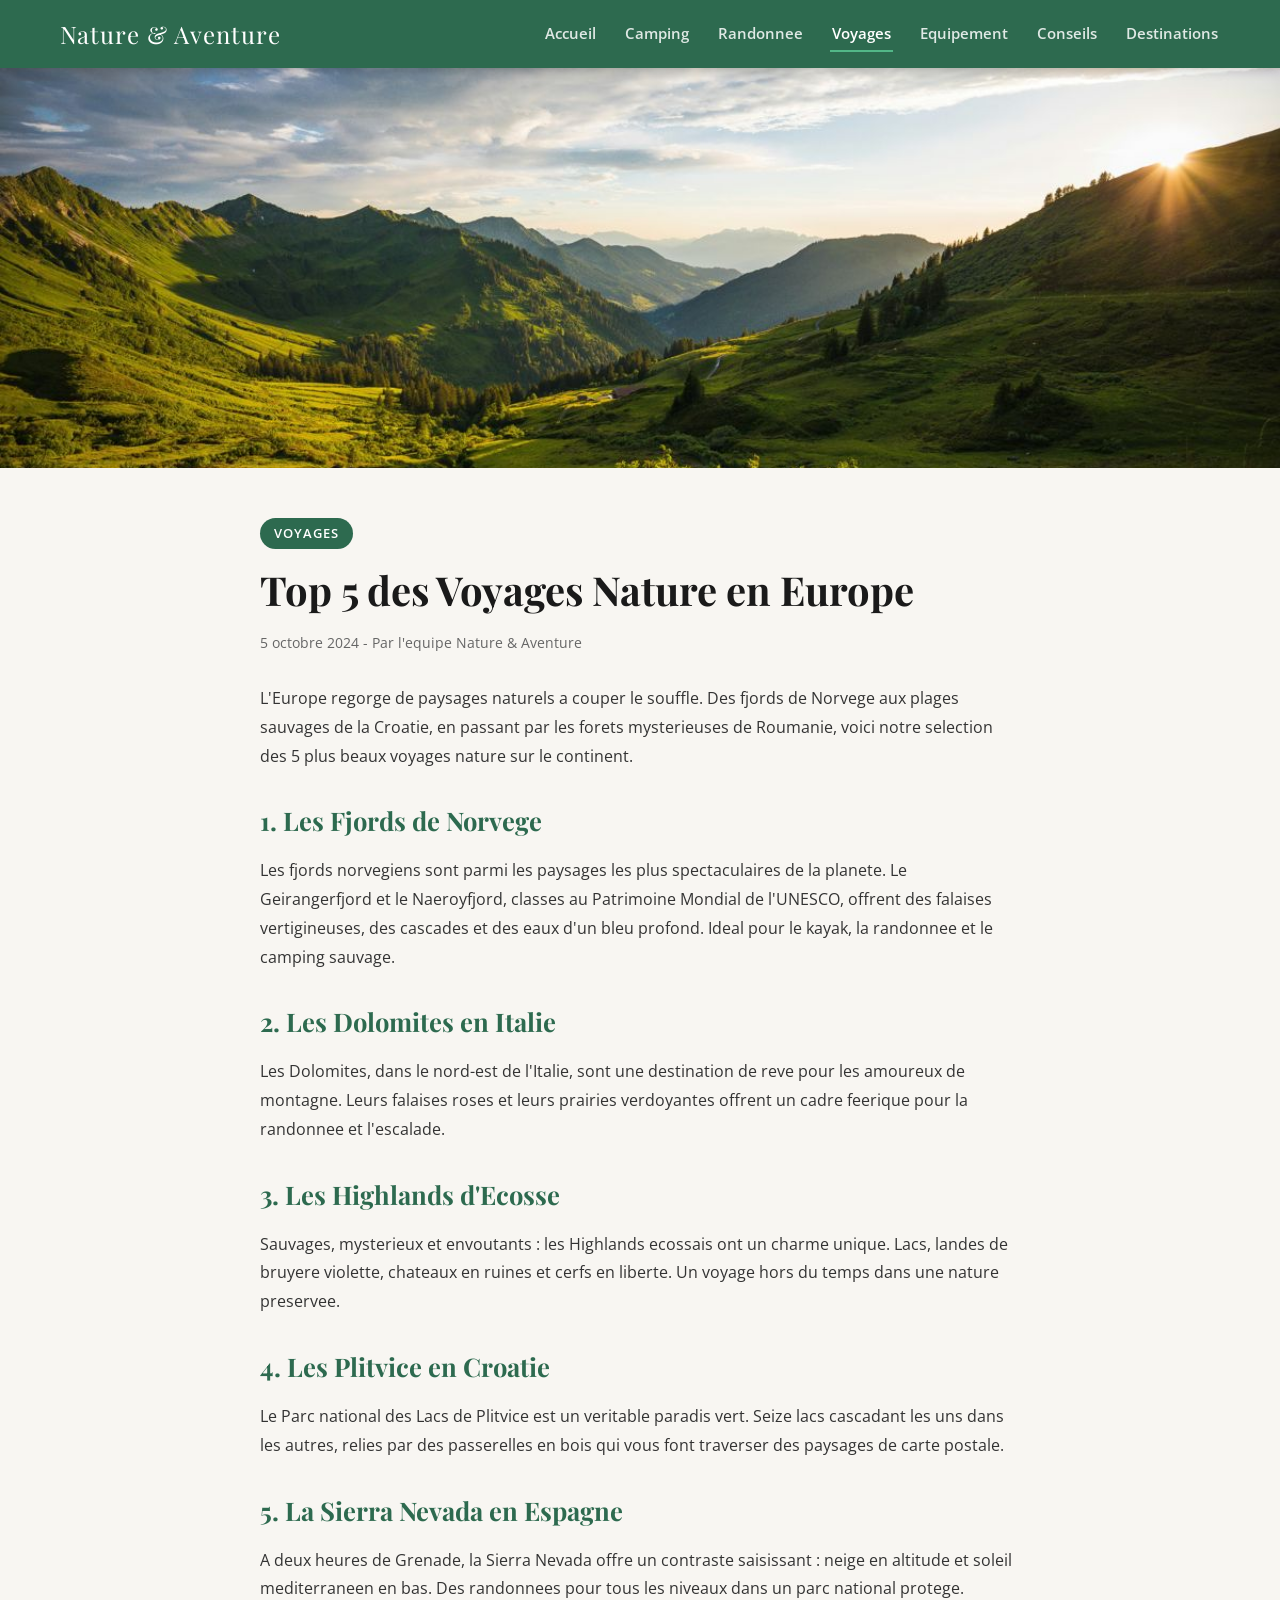
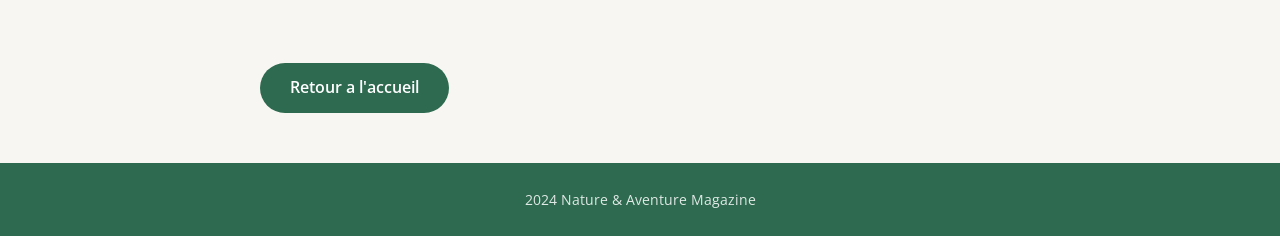
<file: pages/voyages.html>
<!DOCTYPE html>
<html lang="fr">

<head>
  <meta charset="UTF-8" />
  <meta name="viewport" content="width=device-width, initial-scale=1.0" />
  <title>Voyages Nature - Nature &amp; Aventure</title>
  <meta name="description" content="Top 5 des voyages nature en Europe : fjords, forets et paysages epoustouflants." />
  <link rel="stylesheet" href="../style.css" />
  <link href="https://fonts.googleapis.com/css2?family=Playfair+Display:wght@700&family=Open+Sans:wght@400;600&display=swap" rel="stylesheet" />
</head>

<body>

  <header class="entete">
    <div class="entete-interieur">
      <div class="logo">
        <span class="logo-texte">Nature &amp; Aventure</span>
      </div>
      <nav class="navigation">
        <a href="../index.html">Accueil</a>
        <a href="camping.html">Camping</a>
        <a href="randonnee.html">Randonnee</a>
        <a href="voyages.html" class="lien-actif">Voyages</a>
        <a href="equipement.html">Equipement</a>
        <a href="conseils.html">Conseils</a>
        <a href="destinations.html">Destinations</a>
      </nav>
    </div>
  </header>

  <img
    class="image-article-entete"
    src="../images/voyage-nature.jpg"
    alt="Paysage naturel avec montagnes et lac"
  />

  <div class="contenu-article">

    <div class="article-entete">
      <span class="categorie-article">Voyages</span>
      <h1>Top 5 des Voyages Nature en Europe</h1>
      <p class="meta">5 octobre 2024 - Par l'equipe Nature &amp; Aventure</p>
    </div>

    <div class="corps-article">

      <p>
        L'Europe regorge de paysages naturels a couper le souffle. Des fjords de Norvege aux
        plages sauvages de la Croatie, en passant par les forets mysterieuses de Roumanie,
        voici notre selection des 5 plus beaux voyages nature sur le continent.
      </p>

      <h2>1. Les Fjords de Norvege</h2>
      <p>
        Les fjords norvegiens sont parmi les paysages les plus spectaculaires de la planete.
        Le Geirangerfjord et le Naeroyfjord, classes au Patrimoine Mondial de l'UNESCO,
        offrent des falaises vertigineuses, des cascades et des eaux d'un bleu profond.
        Ideal pour le kayak, la randonnee et le camping sauvage.
      </p>

      <h2>2. Les Dolomites en Italie</h2>
      <p>
        Les Dolomites, dans le nord-est de l'Italie, sont une destination de reve pour les
        amoureux de montagne. Leurs falaises roses et leurs prairies verdoyantes offrent
        un cadre feerique pour la randonnee et l'escalade.
      </p>

      <h2>3. Les Highlands d'Ecosse</h2>
      <p>
        Sauvages, mysterieux et envoutants : les Highlands ecossais ont un charme unique.
        Lacs, landes de bruyere violette, chateaux en ruines et cerfs en liberte.
        Un voyage hors du temps dans une nature preservee.
      </p>

      <h2>4. Les Plitvice en Croatie</h2>
      <p>
        Le Parc national des Lacs de Plitvice est un veritable paradis vert. Seize lacs
        cascadant les uns dans les autres, relies par des passerelles en bois qui vous font
        traverser des paysages de carte postale.
      </p>

      <h2>5. La Sierra Nevada en Espagne</h2>
      <p>
        A deux heures de Grenade, la Sierra Nevada offre un contraste saisissant : neige
        en altitude et soleil mediterraneen en bas. Des randonnees pour tous les niveaux
        dans un parc national protege.
      </p>

    </div>

    <a href="../index.html" class="bouton-retour">Retour a l'accueil</a>

  </div>

  <footer class="pied-de-page">
    <p>2024 Nature &amp; Aventure Magazine</p>
  </footer>

</body>
</html>
</file>
<file: style.css>
:root {
  --couleur-verte:      #2d6a4f;
  --couleur-verte-clair:#52b788;
  --couleur-fond:       #f8f6f2;
  --couleur-texte:      #1a1a1a;
  --couleur-gris:       #666666;
  --couleur-blanc:      #ffffff;
  --police-titre:       'Playfair Display', serif;
  --police-corps:       'Open Sans', sans-serif;
  --ombre:              0 4px 15px rgba(0, 0, 0, 0.12);
  --rayon:              10px;
}

* {
  margin: 0;
  padding: 0;
  box-sizing: border-box;
}

body {
  font-family: var(--police-corps);
  background-color: var(--couleur-fond);
  color: var(--couleur-texte);
  line-height: 1.6;
}

a {
  text-decoration: none;
  color: inherit;
}

img {
  width: 100%;
  height: 100%;
  object-fit: cover;
  display: block;
}

.entete {
  background-color: var(--couleur-verte);
  padding: 15px 0;
  position: sticky;
  top: 0;
  z-index: 100;
  box-shadow: 0 2px 10px rgba(0, 0, 0, 0.2);
  transition: transform 0.3s ease;
}

.entete-interieur {
  max-width: 1200px;
  margin: 0 auto;
  padding: 0 20px;
  display: flex;
  justify-content: space-between;
  align-items: center;
}

.logo {
  display: flex;
  align-items: center;
}

.logo-texte {
  font-family: var(--police-titre);
  font-size: 1.5rem;
  color: var(--couleur-blanc);
  letter-spacing: 1px;
}

.navigation {
  display: flex;
  gap: 25px;
}

.navigation a {
  color: rgba(255, 255, 255, 0.85);
  font-size: 0.95rem;
  font-weight: 600;
  padding: 5px 2px;
  border-bottom: 2px solid transparent;
  transition: color 0.3s, border-color 0.3s;
}

.navigation a:hover,
.navigation a.lien-actif {
  color: var(--couleur-blanc);
  border-bottom-color: var(--couleur-verte-clair);
}

.banniere {
  background-image:
    linear-gradient(rgba(0, 0, 0, 0.5), rgba(0, 0, 0, 0.5)),
    url('images/hero-banniere.jpg');
  background-size: cover;
  background-position: center;
  height: 500px;
  display: flex;
  align-items: center;
  justify-content: center;
  text-align: center;
  color: var(--couleur-blanc);
}

.banniere-contenu {
  max-width: 700px;
  padding: 20px;
}

.sous-titre {
  font-size: 1rem;
  letter-spacing: 3px;
  text-transform: uppercase;
  color: var(--couleur-verte-clair);
  margin-bottom: 15px;
}

.banniere-contenu h1 {
  font-family: var(--police-titre);
  font-size: 3.5rem;
  margin-bottom: 20px;
  text-shadow: 2px 2px 8px rgba(0, 0, 0, 0.5);
}

.description-banniere {
  font-size: 1.1rem;
  margin-bottom: 30px;
  opacity: 0.9;
}

.bouton-principal {
  display: inline-block;
  background-color: var(--couleur-verte);
  color: var(--couleur-blanc);
  padding: 14px 35px;
  border-radius: 30px;
  font-weight: 600;
  font-size: 1rem;
  transition: background-color 0.3s, transform 0.2s;
}

.bouton-principal:hover {
  background-color: #1b4332;
  transform: translateY(-2px);
}

.contenu-principal {
  max-width: 1200px;
  margin: 0 auto;
  padding: 60px 20px;
}

.titre-section {
  font-family: var(--police-titre);
  font-size: 2rem;
  color: var(--couleur-verte);
  text-align: center;
  margin-bottom: 40px;
  padding-bottom: 15px;
  border-bottom: 3px solid var(--couleur-verte-clair);
}

.grille-articles {
  display: grid;
  grid-template-columns: repeat(3, 1fr);
  gap: 30px;
}

.carte {
  background-color: var(--couleur-blanc);
  border-radius: var(--rayon);
  overflow: hidden;
  box-shadow: var(--ombre);
  transition: transform 0.3s, box-shadow 0.3s;
}

.carte:hover {
  transform: translateY(-5px);
  box-shadow: 0 8px 25px rgba(0, 0, 0, 0.18);
}

.carte-image {
  height: 220px;
  overflow: hidden;
  position: relative;
}

.carte:hover .carte-image img {
  transform: scale(1.08);
}

.carte-image img {
  transition: transform 0.4s ease;
}

.categorie {
  position: absolute;
  top: 15px;
  left: 15px;
  background-color: var(--couleur-verte);
  color: var(--couleur-blanc);
  font-size: 0.75rem;
  font-weight: 600;
  text-transform: uppercase;
  letter-spacing: 1px;
  padding: 5px 12px;
  border-radius: 20px;
}

.carte-texte {
  padding: 20px;
}

.carte-texte h3 {
  font-family: var(--police-titre);
  font-size: 1.2rem;
  color: var(--couleur-texte);
  margin-bottom: 10px;
  line-height: 1.4;
}

.carte-texte p {
  font-size: 0.9rem;
  color: var(--couleur-gris);
  margin-bottom: 15px;
  line-height: 1.6;
}

.lien-article {
  color: var(--couleur-verte);
  font-weight: 600;
  font-size: 0.9rem;
  transition: color 0.3s;
}

.lien-article:hover {
  color: var(--couleur-verte-clair);
}

.image-article-entete {
  width: 100%;
  height: 400px;
  object-fit: cover;
}

.contenu-article {
  max-width: 800px;
  margin: 0 auto;
  padding: 50px 20px;
}

.article-entete {
  margin-bottom: 30px;
}

.article-entete .categorie-article {
  display: inline-block;
  background-color: var(--couleur-verte);
  color: var(--couleur-blanc);
  font-size: 0.8rem;
  font-weight: 600;
  text-transform: uppercase;
  letter-spacing: 1px;
  padding: 5px 14px;
  border-radius: 20px;
  margin-bottom: 15px;
}

.article-entete h1 {
  font-family: var(--police-titre);
  font-size: 2.5rem;
  color: var(--couleur-texte);
  line-height: 1.3;
  margin-bottom: 15px;
}

.article-entete .meta {
  font-size: 0.9rem;
  color: var(--couleur-gris);
}

.corps-article h2 {
  font-family: var(--police-titre);
  font-size: 1.6rem;
  color: var(--couleur-verte);
  margin: 30px 0 15px 0;
}

.corps-article p {
  font-size: 1rem;
  color: #333;
  line-height: 1.8;
  margin-bottom: 20px;
}

.corps-article ul {
  list-style: none;
  margin-bottom: 20px;
}

.corps-article ul li {
  padding: 8px 0 8px 25px;
  position: relative;
  color: #333;
  line-height: 1.6;
}

.corps-article ul li::before {
  content: "-";
  position: absolute;
  left: 0;
  color: var(--couleur-verte);
  font-weight: 700;
}

.bouton-retour {
  display: inline-block;
  background-color: var(--couleur-verte);
  color: var(--couleur-blanc);
  padding: 12px 30px;
  border-radius: 30px;
  font-weight: 600;
  margin-top: 40px;
  transition: background-color 0.3s, transform 0.2s;
}

.bouton-retour:hover {
  background-color: var(--couleur-verte-clair);
  transform: translateY(-2px);
}

.pied-de-page {
  background-color: var(--couleur-verte);
  color: rgba(255, 255, 255, 0.85);
  text-align: center;
  padding: 25px 20px;
  font-size: 0.9rem;
}

/* =====================================================
   Partie JavaScript
   ===================================================== */

/* Focus visible pour la navigation au clavier */
a:focus-visible,
button:focus-visible,
input:focus-visible {
  outline: 3px solid #f4a261;
  outline-offset: 2px;
}

/* Menu caché au scroll (bonus) */
.entete.cache {
  transform: translateY(-100%);
}

/* Espacement entre les sections de l'accueil */
#vue-accueil .contenu-principal {
  padding: 50px 20px 10px;
}

/* Carrousel d'images */
.carrousel {
  position: relative;
  height: 420px;
  border-radius: var(--rayon);
  overflow: hidden;
  box-shadow: var(--ombre);
}

.carrousel-diapo {
  position: absolute;
  inset: 0;
  opacity: 0;
  transition: opacity 0.6s ease;
}

.carrousel-diapo.actif {
  opacity: 1;
}

.carrousel-legende {
  position: absolute;
  bottom: 0;
  left: 0;
  right: 0;
  padding: 40px 20px 45px;
  background: linear-gradient(transparent, rgba(0, 0, 0, 0.7));
  color: var(--couleur-blanc);
  font-family: var(--police-titre);
  font-size: 1.5rem;
  text-align: center;
}

.carrousel-bouton {
  position: absolute;
  top: 50%;
  transform: translateY(-50%);
  width: 44px;
  height: 44px;
  border: none;
  border-radius: 50%;
  background-color: rgba(255, 255, 255, 0.85);
  color: var(--couleur-verte);
  font-size: 1.2rem;
  cursor: pointer;
}

.carrousel-bouton:hover {
  background-color: var(--couleur-blanc);
}

.precedent {
  left: 15px;
}

.suivant {
  right: 15px;
}

.carrousel-points {
  position: absolute;
  bottom: 15px;
  left: 0;
  right: 0;
  display: flex;
  justify-content: center;
  gap: 10px;
}

.point {
  width: 14px;
  height: 14px;
  border: 2px solid var(--couleur-blanc);
  border-radius: 50%;
  background-color: transparent;
  cursor: pointer;
}

.point.actif {
  background-color: var(--couleur-blanc);
}

/* Lien + bouton j'aime en bas des cartes */
.carte-bas {
  display: flex;
  justify-content: space-between;
  align-items: center;
}

.bouton-like {
  border: 2px solid var(--couleur-verte-clair);
  border-radius: 20px;
  background-color: var(--couleur-blanc);
  color: var(--couleur-verte);
  padding: 4px 12px;
  font-family: var(--police-corps);
  font-weight: 600;
  cursor: pointer;
  transition: background-color 0.3s, color 0.3s;
}

.bouton-like.aime {
  background-color: #d62828;
  border-color: #d62828;
  color: var(--couleur-blanc);
}

/* Témoignages automatiques (bonus) */
.temoignages {
  background-color: var(--couleur-verte);
  padding: 50px 20px;
  margin-top: 50px;
}

.temoignages .titre-section {
  color: var(--couleur-blanc);
}

.temoignages-liste {
  display: grid;
  max-width: 700px;
  margin: 0 auto;
  text-align: center;
  color: var(--couleur-blanc);
}

/* Tous les témoignages sont superposés dans la même case de la grille */
.temoignage {
  grid-area: 1 / 1;
  opacity: 0;
  transform: translateY(15px);
  transition: opacity 0.8s ease, transform 0.8s ease;
}

.temoignage.actif {
  opacity: 1;
  transform: translateY(0);
}

.temoignage blockquote p {
  font-size: 1.2rem;
  font-style: italic;
  margin-bottom: 10px;
}

.temoignage figcaption {
  color: var(--couleur-blanc);
  font-weight: 600;
}

/* Formulaire newsletter */
.formulaire {
  max-width: 500px;
  margin: 0 auto 40px;
  background-color: var(--couleur-blanc);
  padding: 30px;
  border-radius: var(--rayon);
  box-shadow: var(--ombre);
  display: flex;
  flex-direction: column;
}

.formulaire label {
  font-weight: 600;
  margin-top: 15px;
}

.formulaire input {
  padding: 10px;
  border: 2px solid #cccccc;
  border-radius: 6px;
  font-size: 1rem;
  font-family: var(--police-corps);
}

.formulaire input.invalide {
  border-color: #d62828;
}

.erreur {
  color: #d62828;
  font-size: 0.85rem;
  min-height: 1.2em;
}

.formulaire .bouton-principal {
  border: none;
  cursor: pointer;
  margin-top: 20px;
  align-self: center;
  font-family: var(--police-corps);
}

.confirmation {
  color: var(--couleur-verte);
  font-weight: 600;
  text-align: center;
  margin-top: 15px;
}

/* Vue article chargée avec fetch */
#vue-article {
  animation: apparition 0.5s ease;
}

@keyframes apparition {
  from { opacity: 0; }
  to { opacity: 1; }
}

@media (max-width: 900px) {
  .grille-articles {
    grid-template-columns: repeat(2, 1fr);
  }

  .banniere-contenu h1 {
    font-size: 2.5rem;
  }

  .navigation {
    gap: 15px;
  }
}

@media (max-width: 600px) {
  .entete-interieur {
    flex-direction: column;
    gap: 15px;
    text-align: center;
  }

  .navigation {
    flex-wrap: wrap;
    justify-content: center;
    gap: 10px;
  }

  .banniere {
    height: 380px;
  }

  .banniere-contenu h1 {
    font-size: 2rem;
  }

  .grille-articles {
    grid-template-columns: 1fr;
  }

  .carrousel {
    height: 260px;
  }

  .carrousel-legende {
    font-size: 1.1rem;
  }
}

/* Accessibilité : moins d'animations si l'utilisateur le demande */
@media (prefers-reduced-motion: reduce) {
  * {
    animation: none !important;
    transition: none !important;
  }
}
</file>
